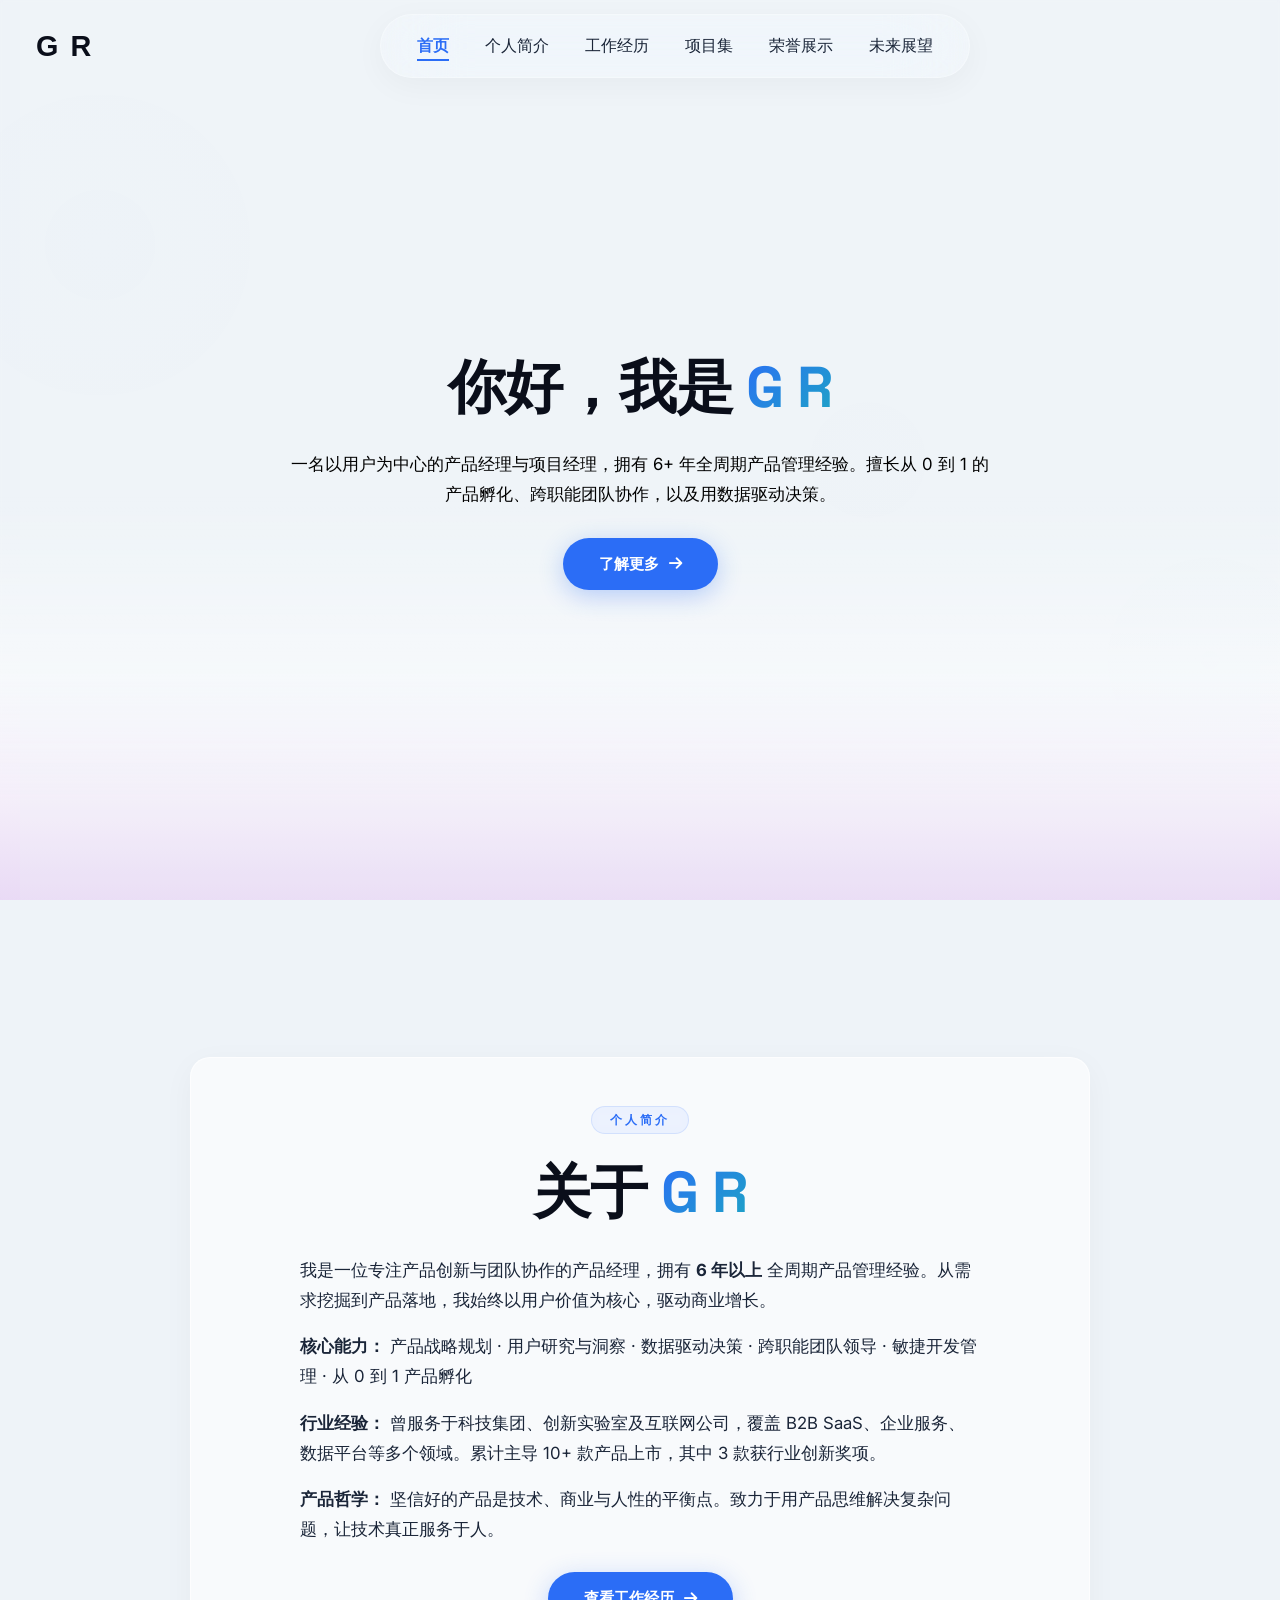
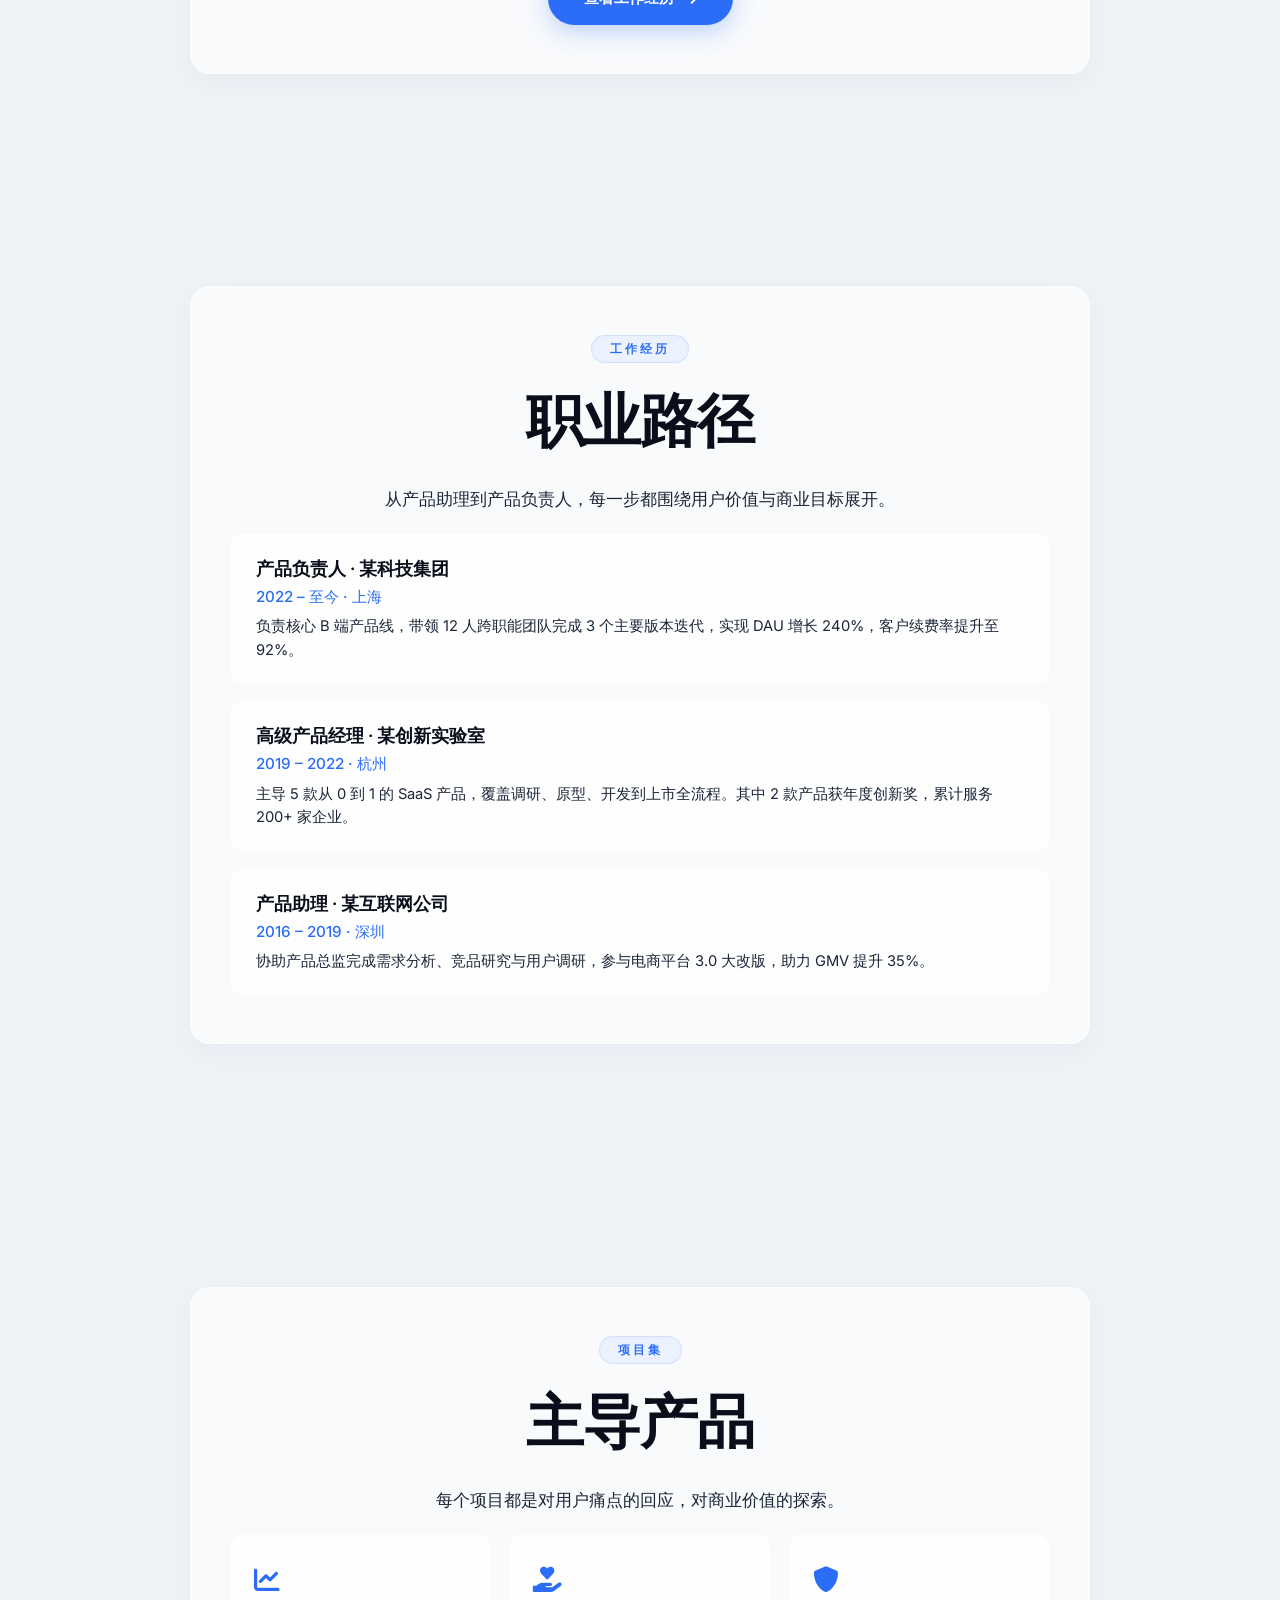
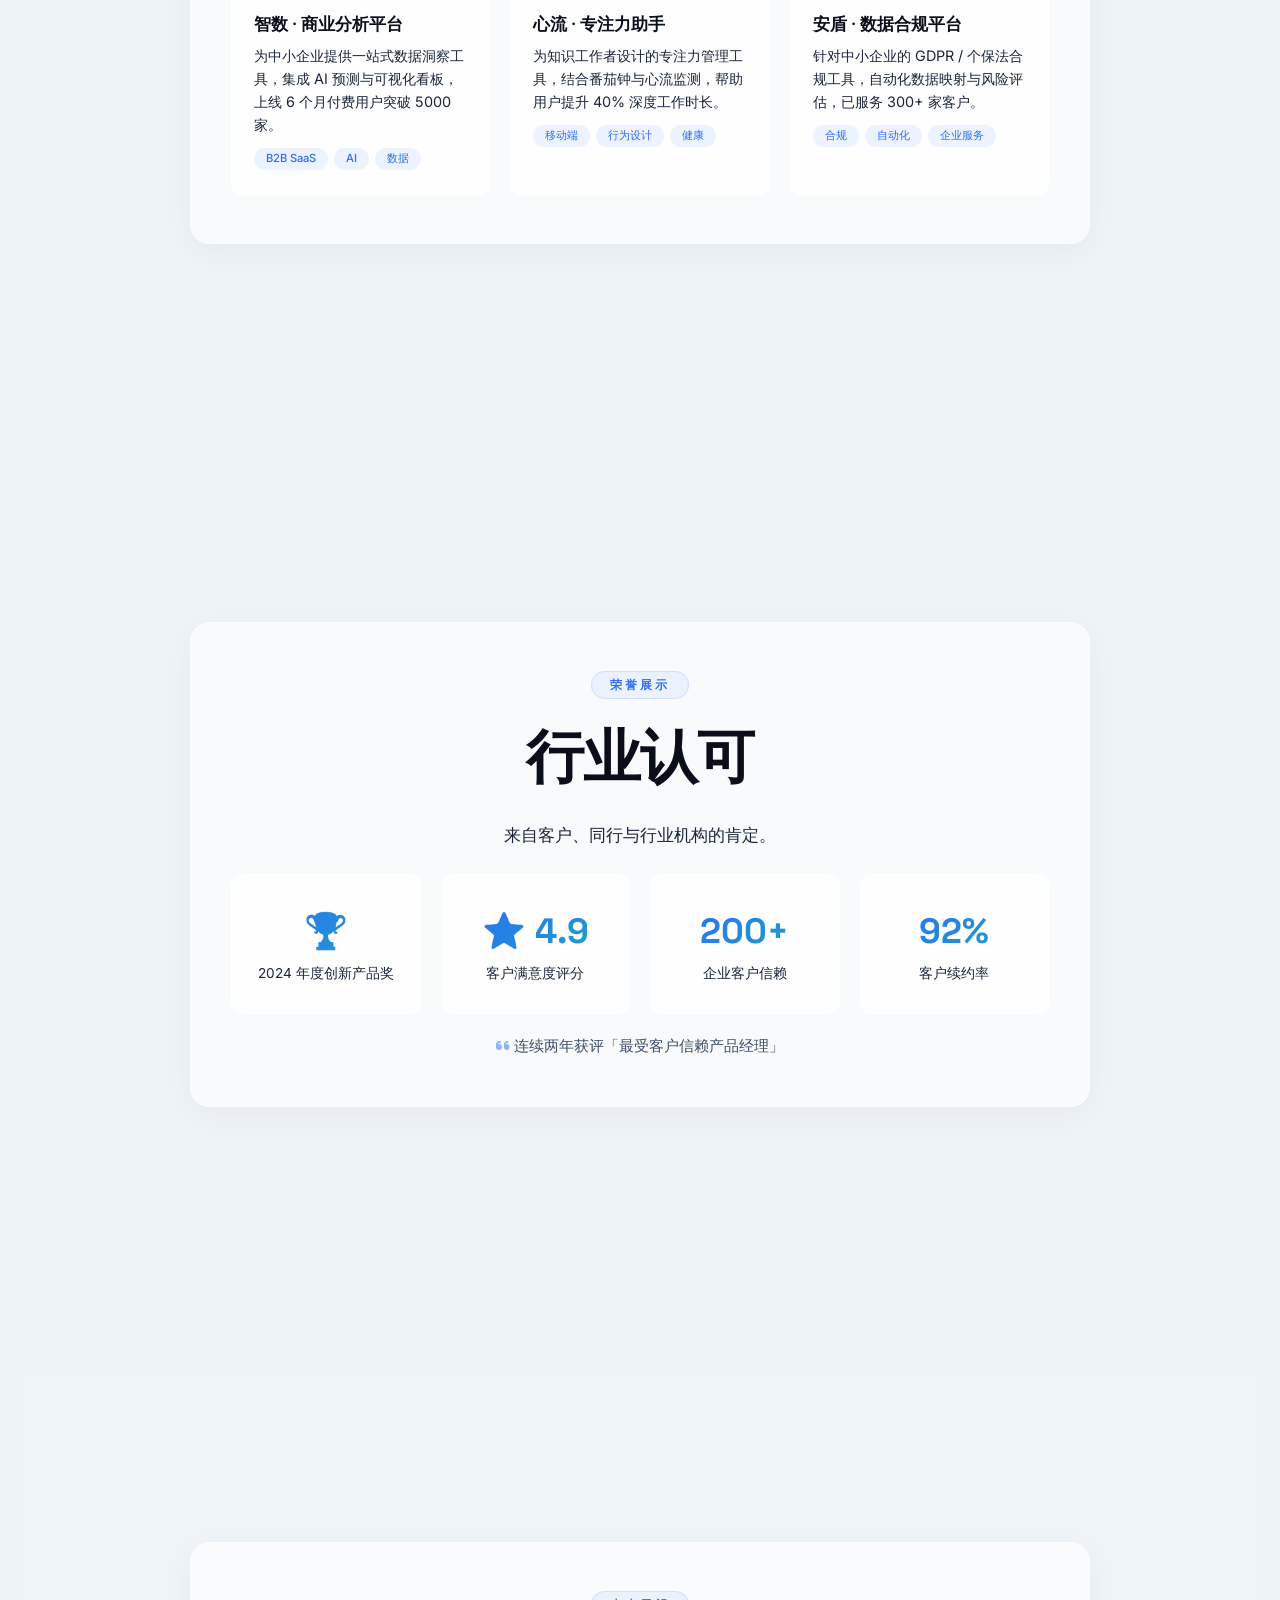
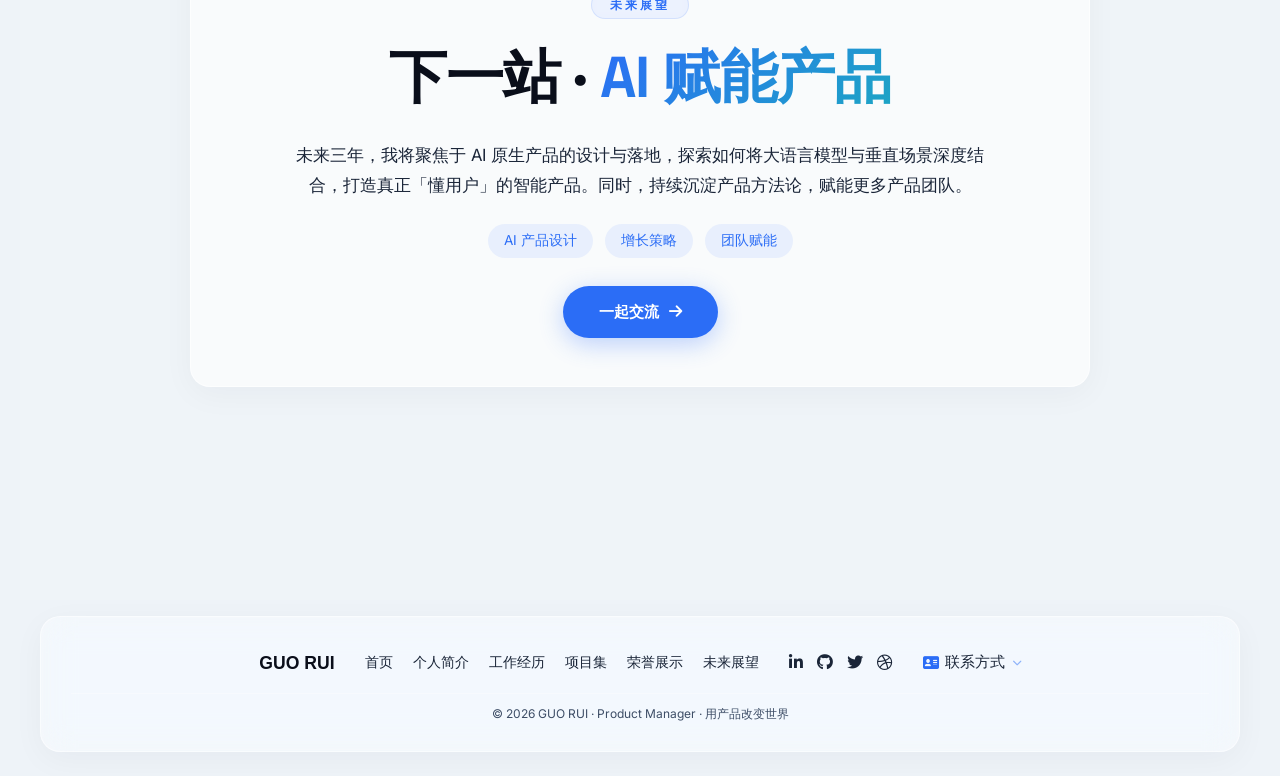
<file: index.html>
<!DOCTYPE html>
<html lang="zh-CN">
<head>
    <meta charset="UTF-8" />
    <meta name="viewport" content="width=device-width, initial-scale=1.0" />
    <title>G R · 产品经理作品集</title>
    <link rel="stylesheet" href="https://cdnjs.cloudflare.com/ajax/libs/font-awesome/6.0.0-beta3/css/all.min.css" />
    <link rel="preconnect" href="https://fonts.googleapis.com" />
    <link rel="preconnect" href="https://fonts.gstatic.com" crossorigin />
    <link href="https://fonts.googleapis.com/css2?family=Inter:opsz,wght@14..32,300;400;500;600;700;800&family=Space+Grotesk:wght@400;500;600;700&display=swap" rel="stylesheet" />
    <style>
        * {
            margin: 0;
            padding: 0;
            box-sizing: border-box;
        }
        :root {
            --bg-body: #eef3f8;
            --text-primary: #0a0e1a;
            --text-secondary: #1a2538;
            --text-muted: #3d4d66;
            --accent-blue: #2b6df6;
            --accent-cyan: #1da5c4;
            --radius: 20px;
            --radius-sm: 12px;
            --transition: 0.4s cubic-bezier(0.25, 0.46, 0.45, 0.94);
            --glass-shadow: 0 8px 32px rgba(0, 20, 40, 0.04);
            --glass-shadow-hover: 0 16px 48px rgba(59, 124, 255, 0.08);
        }
        html {
            scroll-behavior: smooth;
        }
        body {
            font-family: 'Inter', -apple-system, BlinkMacSystemFont, 'Microsoft YaHei', sans-serif;
            background: var(--bg-body);
            color: var(--text-primary);
            line-height: 1.6;
            padding: 0 20px;
            min-height: 100vh;
            overflow-x: hidden;
            position: relative;
            background-image: url('');
            background-size: cover;
            background-position: center;
            background-attachment: fixed;
        }
        body::before {
            content: '';
            position: fixed;
            top: 0;
            left: 0;
            width: 100%;
            height: 100%;
            background: rgba(238, 243, 248, 0.10);
            backdrop-filter: blur(1.5px);
            z-index: 0;
            pointer-events: none;
        }

        /* ===== 底部白紫色渐变 ===== */
        body::after {
            content: '';
            position: fixed;
            bottom: 0;
            left: 0;
            width: 100%;
            height: 45vh;
            background: linear-gradient(to top, #e8d5f5 0%, #f5edfa 25%, rgba(255, 255, 255, 0.60) 55%, rgba(255, 255, 255, 0) 100%);
            pointer-events: none;
            z-index: 0;
            opacity: 0.85;
        }

        .bg-shape {
            position: fixed;
            border-radius: 50%;
            pointer-events: none;
            z-index: 0;
            opacity: 0.08;
            animation: floatShape 20s infinite alternate ease-in-out;
        }
        .bg-shape--1 {
            width: 400px;
            height: 400px;
            top: 5%;
            left: -100px;
            background: radial-gradient(circle, rgba(59, 124, 255, 0.10), transparent 70%);
            animation-duration: 24s;
        }
        .bg-shape--2 {
            width: 300px;
            height: 300px;
            bottom: 10%;
            right: -80px;
            background: radial-gradient(circle, rgba(37, 181, 212, 0.08), transparent 70%);
            animation-duration: 28s;
            animation-delay: -6s;
        }
        .bg-shape--3 {
            width: 200px;
            height: 200px;
            top: 40%;
            left: 60%;
            background: radial-gradient(circle, rgba(124, 108, 240, 0.06), transparent 70%);
            animation-duration: 22s;
            animation-delay: -10s;
        }
        @keyframes floatShape {
            0% {
                transform: translate(0, 0) scale(1) rotate(0deg);
            }
            33% {
                transform: translate(30px, -40px) scale(1.1) rotate(8deg);
            }
            66% {
                transform: translate(-20px, 20px) scale(0.9) rotate(-6deg);
            }
            100% {
                transform: translate(10px, -20px) scale(1.05) rotate(4deg);
            }
        }
        .container {
            max-width: 1200px;
            margin: 0 auto;
            padding: 0 16px;
            position: relative;
            z-index: 2;
        }
        .scroll-animate {
            opacity: 0;
            transform: translateY(36px);
            transition: opacity 0.8s cubic-bezier(0.25, 0.46, 0.45, 0.94), transform 0.8s cubic-bezier(0.25, 0.46, 0.45, 0.94);
            will-change: opacity, transform;
        }
        .scroll-animate.visible {
            opacity: 1;
            transform: translateY(0);
        }
        .scroll-animate.delay-1 {
            transition-delay: 0.1s;
        }
        .scroll-animate.delay-2 {
            transition-delay: 0.2s;
        }
        .scroll-animate.delay-3 {
            transition-delay: 0.3s;
        }
        .scroll-animate.delay-4 {
            transition-delay: 0.4s;
        }

        /* ===== 顶部布局：品牌独立于状态栏外 ===== */
        .top-bar-wrapper {
            position: fixed;
            top: 14px;
            left: 50%;
            transform: translateX(-50%);
            width: calc(100% - 40px);
            max-width: 1200px;
            z-index: 100;
            display: flex;
            align-items: center;
            justify-content: space-between;
            padding: 0 4px;
            gap: 20px;
            pointer-events: none;
        }
        .brand {
            font-family: 'Microsoft YaHei', 'PingFang SC', sans-serif;
            font-size: 1.8rem;
            font-weight: 700;
            color: #0a0e1a;
            letter-spacing: 2px;
            white-space: nowrap;
            flex-shrink: 0;
            text-shadow: 0 1px 6px rgba(255, 255, 255, 0.3);
            pointer-events: auto;
            transition: font-size 0.3s ease;
            margin-left: -8px;
        }
        .navbar {
            display: flex;
            align-items: center;
            justify-content: center;
            padding: 0 36px;
            height: 64px;
            border-radius: 60px;
            background: rgba(255, 255, 255, 0.22);
            backdrop-filter: blur(40px) saturate(200%);
            -webkit-backdrop-filter: blur(40px) saturate(200%);
            border: 1px solid rgba(255, 255, 255, 0.28);
            box-shadow: 0 8px 32px rgba(0, 0, 0, 0.04);
            transition: all 0.5s cubic-bezier(0.25, 0.46, 0.45, 0.94);
            pointer-events: auto;
            flex-shrink: 0;
            margin: 0 auto;
            min-width: 0;
        }
        .navbar.scrolled {
            padding: 0 14px;
            height: 52px;
            background: rgba(255, 255, 255, 0.30);
            backdrop-filter: blur(40px) saturate(200%);
            -webkit-backdrop-filter: blur(40px) saturate(200%);
            border: 1px solid rgba(255, 255, 255, 0.35);
            box-shadow: 0 8px 32px rgba(0, 0, 0, 0.06);
            border-radius: 40px;
            margin-left: auto;
            margin-right: 0;
        }
        .navbar.scrolled .nav-links-container {
            display: none;
        }
        .navbar.scrolled .hamburger {
            display: flex !important;
        }
        .nav-links-container {
            display: flex;
            align-items: center;
            justify-content: center;
        }
        .nav-links {
            display: flex;
            align-items: center;
            gap: 36px;
            list-style: none;
            font-size: 0.98rem;
            font-weight: 500;
            color: var(--text-secondary);
            margin: 0;
            padding: 0;
        }
        .nav-links a {
            transition: color var(--transition);
            position: relative;
            text-decoration: none;
            color: #1a2538;
            padding: 4px 0;
            white-space: nowrap;
            font-weight: 500;
        }
        .nav-links a::after {
            content: '';
            position: absolute;
            bottom: -2px;
            left: 0;
            width: 0;
            height: 2.5px;
            background: var(--accent-blue);
            transition: width var(--transition);
        }
        .nav-links a:hover {
            color: var(--accent-blue);
        }
        .nav-links a:hover::after {
            width: 100%;
        }
        .nav-links a.active {
            color: var(--accent-blue);
            font-weight: 600;
        }
        .nav-links a.active::after {
            width: 100%;
        }
        .hamburger {
            display: none;
            flex-direction: column;
            gap: 5px;
            cursor: pointer;
            padding: 6px 4px;
            background: transparent;
            border: none;
            flex-shrink: 0;
            align-items: center;
            justify-content: center;
            border-radius: 50%;
            transition: background 0.3s ease;
        }
        .hamburger:hover {
            background: rgba(0, 0, 0, 0.04);
        }
        .hamburger span {
            width: 24px;
            height: 2.5px;
            background: var(--text-primary);
            border-radius: 4px;
            transition: var(--transition);
            display: block;
        }
        .navbar.scrolled .hamburger span {
            width: 20px;
            height: 2.5px;
        }
        .nav-right-placeholder {
            width: 0;
            flex-shrink: 0;
        }
        .navbar.scrolled .nav-right-placeholder {
            display: none;
        }

        /* ===== 底部联系方式按钮 ===== */
        .bottom-contact {
            display: flex;
            align-items: center;
            gap: 10px;
            font-size: 0.92rem;
            color: var(--text-secondary);
            cursor: pointer;
            user-select: none;
            transition: color var(--transition);
            padding: 6px 0;
            flex-shrink: 0;
            position: relative;
        }
        .bottom-contact:hover {
            color: var(--accent-blue);
        }
        .bottom-contact .contact-label {
            display: flex;
            align-items: center;
            gap: 6px;
            color: #1a2538;
            font-weight: 500;
        }
        .bottom-contact .contact-label i {
            color: var(--accent-blue);
            font-size: 0.9rem;
        }
        .contact-dropdown {
            position: absolute;
            bottom: calc(100% + 12px);
            right: 0;
            min-width: 210px;
            background: rgba(255, 255, 255, 0.80);
            backdrop-filter: blur(24px) saturate(180%);
            -webkit-backdrop-filter: blur(24px) saturate(180%);
            border: 1px solid rgba(255, 255, 255, 0.60);
            border-radius: var(--radius-sm);
            padding: 16px 22px;
            box-shadow: 0 12px 44px rgba(0, 20, 40, 0.10);
            opacity: 0;
            visibility: hidden;
            transform: translateY(8px) scale(0.96);
            transition: opacity 0.3s ease, transform 0.3s ease, visibility 0.3s ease;
            z-index: 200;
            text-align: left;
        }
        .contact-dropdown.open {
            opacity: 1;
            visibility: visible;
            transform: translateY(0) scale(1);
        }
        .contact-dropdown .contact-item {
            display: flex;
            align-items: center;
            gap: 12px;
            padding: 8px 0;
            font-size: 0.88rem;
            color: var(--text-secondary);
            white-space: nowrap;
            cursor: pointer;
            border-radius: 8px;
            padding: 8px 12px;
            margin: 0 -12px;
            transition: background var(--transition);
        }
        .contact-dropdown .contact-item:hover {
            background: rgba(43, 109, 246, 0.06);
        }
        .contact-dropdown .contact-item i {
            color: var(--accent-blue);
            width: 20px;
            text-align: center;
            font-size: 0.95rem;
            flex-shrink: 0;
        }
        .contact-dropdown .contact-item .copy-text {
            color: var(--text-secondary);
            text-decoration: none;
            flex: 1;
        }
        .contact-dropdown .contact-divider {
            height: 1px;
            background: rgba(0, 0, 0, 0.06);
            margin: 4px 0;
        }
        .toast-copy {
            position: fixed;
            top: 80px;
            left: 50%;
            transform: translateX(-50%) translateY(-20px);
            background: rgba(0, 0, 0, 0.80);
            backdrop-filter: blur(12px);
            -webkit-backdrop-filter: blur(12px);
            color: #fff;
            padding: 10px 28px;
            border-radius: 40px;
            font-size: 0.92rem;
            font-weight: 500;
            letter-spacing: 0.3px;
            box-shadow: 0 8px 32px rgba(0, 0, 0, 0.20);
            z-index: 999;
            opacity: 0;
            visibility: hidden;
            transition: opacity 0.35s ease, transform 0.35s ease, visibility 0.35s ease;
            pointer-events: none;
            white-space: nowrap;
        }
        .toast-copy.show {
            opacity: 1;
            visibility: visible;
            transform: translateX(-50%) translateY(0);
        }
        .toast-copy i {
            margin-right: 8px;
            color: #4cd964;
        }

        /* ===== 全屏页面 ===== */
        .page {
            min-height: 100vh;
            display: flex;
            flex-direction: column;
            justify-content: center;
            align-items: center;
            text-align: center;
            padding: 80px 20px 50px;
            position: relative;
            z-index: 2;
            scroll-margin-top: 80px;
        }
        .page-content {
            max-width: 900px;
            width: 100%;
        }
        .page-card {
            background: rgba(255, 255, 255, 0.60);
            backdrop-filter: blur(16px) saturate(180%);
            -webkit-backdrop-filter: blur(16px) saturate(180%);
            border: 1px solid rgba(255, 255, 255, 0.60);
            border-radius: var(--radius);
            padding: 48px 40px;
            box-shadow: var(--glass-shadow);
            transition: transform var(--transition), box-shadow var(--transition);
        }
        .page-card:hover {
            transform: translateY(-4px);
            box-shadow: var(--glass-shadow-hover);
        }
        .page-card.card-transparent {
            background: transparent !important;
            backdrop-filter: none !important;
            -webkit-backdrop-filter: none !important;
            border: none !important;
            border-radius: 0 !important;
            box-shadow: none !important;
            padding: 48px 20px;
        }
        .page-card.card-transparent:hover {
            transform: none !important;
            box-shadow: none !important;
        }
        .page-card.card-transparent .page-label,
        .page-card.card-transparent p,
        .page-card.card-transparent .btn-group .btn-secondary {
            color: #000000 !important;
        }
        .page-card.card-transparent .page-label {
            color: #1a4bc4 !important;
            background: rgba(26, 75, 196, 0.08);
            border-color: rgba(26, 75, 196, 0.15);
        }
        .page-card.card-transparent h1 {
            color: var(--text-primary);
        }
        .page-card.card-transparent h1 .highlight {
            background: linear-gradient(135deg, var(--accent-blue), var(--accent-cyan));
            -webkit-background-clip: text;
            -webkit-text-fill-color: transparent;
            background-clip: text;
        }
        .page-card.card-transparent .btn-primary {
            color: #fff !important;
        }
        .page-label {
            display: inline-block;
            font-size: 0.72rem;
            text-transform: uppercase;
            letter-spacing: 3px;
            color: var(--accent-blue);
            font-weight: 600;
            margin-bottom: 12px;
            background: rgba(43, 109, 246, 0.08);
            padding: 4px 18px;
            border-radius: 50px;
            backdrop-filter: blur(4px);
            border: 1px solid rgba(43, 109, 246, 0.12);
        }
        .page h1 {
            font-family: 'Space Grotesk', sans-serif;
            font-size: clamp(2.2rem, 4.5vw, 3.6rem);
            font-weight: 700;
            letter-spacing: -0.02em;
            color: var(--text-primary);
            margin-bottom: 16px;
        }
        .page h1 .highlight {
            background: linear-gradient(135deg, var(--accent-blue), var(--accent-cyan));
            -webkit-background-clip: text;
            -webkit-text-fill-color: transparent;
            background-clip: text;
        }
        .page p {
            font-size: 1.05rem;
            color: var(--text-secondary);
            line-height: 1.8;
            max-width: 700px;
            margin: 0 auto;
        }
        .page .sub-text {
            font-size: 0.95rem;
            color: var(--text-muted);
            margin-top: 10px;
        }

        /* ===== 工作经历 ===== */
        .exp-list {
            display: flex;
            flex-direction: column;
            gap: 18px;
            text-align: left;
            margin-top: 8px;
        }
        .exp-item {
            background: rgba(255, 255, 255, 0.50);
            backdrop-filter: blur(8px);
            -webkit-backdrop-filter: blur(8px);
            border: 1px solid rgba(255, 255, 255, 0.55);
            border-radius: var(--radius-sm);
            padding: 20px 24px;
            transition: background var(--transition), transform var(--transition);
        }
        .exp-item:hover {
            background: rgba(255, 255, 255, 0.75);
            transform: translateX(6px);
        }
        .exp-item h3 {
            font-size: 1.1rem;
            font-weight: 600;
            color: var(--text-primary);
        }
        .exp-item .company {
            font-weight: 500;
            color: var(--accent-blue);
            margin: 2px 0 6px;
            font-size: 0.95rem;
        }
        .exp-item p {
            font-size: 0.92rem;
            color: var(--text-secondary);
            line-height: 1.6;
            max-width: 100%;
        }

        /* ===== 项目网格 ===== */
        .projects-grid {
            display: grid;
            grid-template-columns: repeat(auto-fit, minmax(250px, 1fr));
            gap: 20px;
            margin-top: 8px;
            text-align: left;
        }
        .project-card {
            background: rgba(255, 255, 255, 0.50);
            backdrop-filter: blur(8px);
            -webkit-backdrop-filter: blur(8px);
            border: 1px solid rgba(255, 255, 255, 0.55);
            border-radius: var(--radius-sm);
            padding: 24px 22px;
            transition: background var(--transition), transform var(--transition), box-shadow var(--transition);
        }
        .project-card:hover {
            background: rgba(255, 255, 255, 0.75);
            transform: translateY(-4px);
            box-shadow: var(--glass-shadow-hover);
        }
        .project-card .icon {
            font-size: 1.6rem;
            color: var(--accent-blue);
            margin-bottom: 10px;
        }
        .project-card h3 {
            font-size: 1.05rem;
            font-weight: 600;
            color: var(--text-primary);
            margin-bottom: 6px;
        }
        .project-card p {
            font-size: 0.9rem;
            color: var(--text-secondary);
            line-height: 1.6;
            max-width: 100%;
        }
        .project-card .tags {
            display: flex;
            flex-wrap: wrap;
            gap: 6px;
            margin-top: 12px;
        }
        .project-card .tags span {
            background: rgba(43, 109, 246, 0.08);
            padding: 2px 12px;
            border-radius: 50px;
            font-size: 0.7rem;
            color: var(--accent-blue);
            font-weight: 500;
        }

        /* ===== 荣誉网格 ===== */
        .honors-grid {
            display: grid;
            grid-template-columns: repeat(auto-fit, minmax(160px, 1fr));
            gap: 20px;
            margin-top: 8px;
        }
        .honor-item {
            background: rgba(255, 255, 255, 0.50);
            backdrop-filter: blur(8px);
            -webkit-backdrop-filter: blur(8px);
            border: 1px solid rgba(255, 255, 255, 0.55);
            border-radius: var(--radius-sm);
            padding: 28px 16px;
            text-align: center;
            transition: transform var(--transition), background var(--transition);
        }
        .honor-item:hover {
            transform: translateY(-4px);
            background: rgba(255, 255, 255, 0.75);
        }
        .honor-item .number {
            font-family: 'Space Grotesk', monospace;
            font-size: 2.2rem;
            font-weight: 700;
            background: linear-gradient(135deg, var(--accent-blue), var(--accent-cyan));
            -webkit-background-clip: text;
            -webkit-text-fill-color: transparent;
            background-clip: text;
        }
        .honor-item .desc {
            color: var(--text-secondary);
            font-size: 0.85rem;
            margin-top: 4px;
        }

        /* ===== 按钮 ===== */
        .btn-primary {
            display: inline-flex;
            align-items: center;
            gap: 10px;
            background: var(--accent-blue);
            color: #fff;
            padding: 14px 36px;
            border-radius: 60px;
            font-weight: 600;
            font-size: 0.95rem;
            border: none;
            cursor: pointer;
            transition: background var(--transition), transform var(--transition), box-shadow var(--transition);
            text-decoration: none;
            box-shadow: 0 6px 24px rgba(43, 109, 246, 0.30);
            margin-top: 20px;
        }
        .btn-primary:hover {
            background: #1a5ad9;
            transform: translateY(-2px);
            box-shadow: 0 12px 36px rgba(43, 109, 246, 0.40);
        }
        .btn-group {
            display: flex;
            flex-wrap: wrap;
            gap: 14px;
            justify-content: center;
            margin-top: 8px;
        }

        /* ===== 底部状态栏 ===== */
        .footer {
            position: relative;
            z-index: 2;
            border-radius: var(--radius);
            padding: 28px 30px;
            margin: 16px auto 24px;
            max-width: 1200px;
            display: flex;
            flex-direction: column;
            align-items: center;
            justify-content: center;
            gap: 12px;
            background: rgba(255, 255, 255, 0.40);
            backdrop-filter: blur(16px) saturate(180%);
            -webkit-backdrop-filter: blur(16px) saturate(180%);
            border: 1px solid rgba(255, 255, 255, 0.50);
            box-shadow: var(--glass-shadow);
            text-align: center;
        }
        .footer .footer-top-row {
            display: flex;
            flex-wrap: wrap;
            align-items: center;
            justify-content: center;
            gap: 16px 30px;
        }
        .footer .footer-logo {
            font-family: 'Microsoft YaHei', sans-serif;
            font-weight: 700;
            font-size: 1.1rem;
            color: #0a0e1a;
        }
        .footer .footer-links {
            display: flex;
            gap: 20px;
            font-size: 0.85rem;
            color: var(--text-secondary);
            flex-wrap: wrap;
            justify-content: center;
        }
        .footer .footer-links a {
            color: var(--text-secondary);
            text-decoration: none;
            transition: color var(--transition);
        }
        .footer .footer-links a:hover {
            color: var(--accent-blue);
        }
        .footer .footer-socials {
            display: flex;
            gap: 14px;
            font-size: 1rem;
            color: var(--text-secondary);
        }
        .footer .footer-socials a {
            color: var(--text-secondary);
            transition: color var(--transition);
        }
        .footer .footer-socials a:hover {
            color: var(--accent-blue);
        }
        .footer .footer-copy {
            font-size: 0.75rem;
            color: var(--text-muted);
            padding-top: 10px;
            border-top: 1px solid rgba(255, 255, 255, 0.3);
            width: 100%;
            text-align: center;
        }

        /* ===== 移动端导航下拉菜单 ===== */
        .mobile-nav-overlay {
            display: none;
            position: fixed;
            top: 86px;
            right: 20px;
            width: calc(100% - 40px);
            max-width: 340px;
            background: rgba(255, 255, 255, 0.92);
            backdrop-filter: blur(40px) saturate(200%);
            -webkit-backdrop-filter: blur(40px) saturate(200%);
            border-radius: 20px;
            padding: 20px 24px;
            box-shadow: 0 20px 60px rgba(0, 0, 0, 0.12);
            z-index: 99;
            border: 1px solid rgba(255, 255, 255, 0.5);
            opacity: 0;
            visibility: hidden;
            transform: translateY(-10px) scale(0.96);
            transition: opacity 0.35s ease, transform 0.35s ease, visibility 0.35s ease;
        }
        .mobile-nav-overlay.open {
            display: block;
            opacity: 1;
            visibility: visible;
            transform: translateY(0) scale(1);
        }
        .mobile-nav-overlay .mobile-nav-links {
            list-style: none;
            display: flex;
            flex-direction: column;
            gap: 4px;
            text-align: center;
        }
        .mobile-nav-overlay .mobile-nav-links a {
            display: block;
            padding: 10px 14px;
            font-size: 1rem;
            font-weight: 500;
            color: #1a2538;
            text-decoration: none;
            border-radius: 12px;
            transition: background 0.3s ease, color 0.3s ease;
        }
        .mobile-nav-overlay .mobile-nav-links a:hover,
        .mobile-nav-overlay .mobile-nav-links a.active {
            background: rgba(43, 109, 246, 0.06);
            color: var(--accent-blue);
        }

        /* ===== 响应式 ===== */
        @media (max-width: 1024px) {
            .top-bar-wrapper { width: calc(100% - 24px); top: 12px; gap: 16px; }
            .brand { font-size: 1.5rem; margin-left: -4px; }
            .navbar { padding: 0 28px; height: 58px; }
            .nav-links { gap: 28px; font-size: 0.92rem; }
            .navbar.scrolled { height: 48px; padding: 0 12px; }
            .mobile-nav-overlay { top: 78px; right: 12px; max-width: 300px; padding: 16px 20px; }
        }
        @media (max-width: 860px) {
            .top-bar-wrapper { gap: 12px; padding: 0 2px; }
            .brand { font-size: 1.3rem; letter-spacing: 1.5px; margin-left: 0; }
            .navbar { padding: 0 20px; height: 50px; border-radius: 40px; }
            .nav-links { gap: 18px; font-size: 0.85rem; }
            .navbar.scrolled { height: 44px; padding: 0 10px; border-radius: 30px; }
            .mobile-nav-overlay { top: 72px; right: 8px; max-width: 280px; padding: 14px 16px; }
        }
        @media (max-width: 768px) {
            body { padding: 0 12px; }
            .top-bar-wrapper { width: calc(100% - 16px); top: 10px; gap: 10px; padding: 0 2px; }
            .brand { font-size: 1.2rem; letter-spacing: 1px; }
            .navbar { padding: 0 14px; height: 46px; border-radius: 30px; background: rgba(255,255,255,0.25); backdrop-filter: blur(40px) saturate(200%); border: 1px solid rgba(255,255,255,0.30); margin-left: auto; margin-right: 0; }
            .navbar .nav-links-container { display: none; }
            .navbar .hamburger { display: flex !important; }
            .navbar.scrolled { height: 42px; padding: 0 10px; background: rgba(255,255,255,0.30); border-color: rgba(255,255,255,0.35); }
            .navbar .hamburger span { width: 22px; height: 2.5px; }
            .navbar.scrolled .hamburger span { width: 18px; height: 2.5px; }
            .page { padding: 80px 12px 40px; min-height: 100vh; scroll-margin-top: 80px; }
            .page-card { padding: 28px 20px; }
            .page-card.card-transparent { padding: 28px 12px; }
            .page h1 { font-size: 1.8rem; }
            .page p { font-size: 0.95rem; }
            .projects-grid, .honors-grid { grid-template-columns: 1fr; }
            .exp-item { padding: 16px 18px; }
            .footer { padding: 20px 16px; margin: 12px auto 16px; }
            .footer .footer-top-row { flex-direction: column; gap: 10px; }
            .toast-copy { top: 72px; padding: 8px 22px; font-size: 0.85rem; }
            .mobile-nav-overlay { top: 68px; right: 6px; width: calc(100% - 24px); max-width: 300px; padding: 16px 18px; border-radius: 16px; }
            .mobile-nav-overlay .mobile-nav-links a { padding: 8px 12px; font-size: 0.92rem; }
        }
        @media (max-width: 480px) {
            .top-bar-wrapper { top: 8px; gap: 8px; }
            .brand { font-size: 1.05rem; letter-spacing: 0.5px; }
            .navbar { height: 40px; padding: 0 10px; border-radius: 24px; }
            .navbar.scrolled { height: 36px; padding: 0 8px; }
            .navbar .hamburger span { width: 20px; height: 2px; }
            .navbar.scrolled .hamburger span { width: 16px; height: 2px; }
            .page { padding: 70px 8px 30px; scroll-margin-top: 68px; }
            .page h1 { font-size: 1.5rem; }
            .page-card { padding: 18px 14px; }
            .page-card.card-transparent { padding: 18px 8px; }
            .btn-primary { padding: 12px 20px; font-size: 0.82rem; }
            .toast-copy { top: 60px; padding: 6px 16px; font-size: 0.75rem; }
            .footer { padding: 14px 10px; gap: 8px; }
            .footer .footer-top-row { gap: 8px; }
            .footer .footer-links { gap: 10px; font-size: 0.72rem; }
            .footer .footer-socials { gap: 10px; font-size: 0.85rem; }
            .footer .footer-copy { font-size: 0.6rem; }
            .mobile-nav-overlay { top: 58px; right: 4px; width: calc(100% - 16px); max-width: 260px; padding: 12px 14px; border-radius: 14px; }
            .mobile-nav-overlay .mobile-nav-links a { padding: 6px 10px; font-size: 0.85rem; }
        }
    </style>
</head>
<body>

    <div class="bg-shape bg-shape--1"></div>
    <div class="bg-shape bg-shape--2"></div>
    <div class="bg-shape bg-shape--3"></div>

    <!-- ===== 顶部布局 ===== -->
    <div class="top-bar-wrapper">
        <div class="brand">G R</div>
        <nav class="navbar" id="navbar">
            <div class="nav-links-container">
                <ul class="nav-links" id="navLinks">
                    <li><a href="#cover" class="active">首页</a></li>
                    <li><a href="#intro">个人简介</a></li>
                    <li><a href="#experience">工作经历</a></li>
                    <li><a href="#projects">项目集</a></li>
                    <li><a href="#honors">荣誉展示</a></li>
                    <li><a href="#future">未来展望</a></li>
                </ul>
            </div>
            <button class="hamburger" id="hamburgerBtn" aria-label="切换导航">
                <span></span><span></span><span></span>
            </button>
            <div class="nav-right-placeholder"></div>
        </nav>
    </div>

    <!-- ===== 移动端导航下拉菜单 ===== -->
    <div class="mobile-nav-overlay" id="mobileNavOverlay">
        <ul class="mobile-nav-links">
            <li><a href="#cover" class="active">首页</a></li>
            <li><a href="#intro">个人简介</a></li>
            <li><a href="#experience">工作经历</a></li>
            <li><a href="#projects">项目集</a></li>
            <li><a href="#honors">荣誉展示</a></li>
            <li><a href="#future">未来展望</a></li>
        </ul>
    </div>

    <!-- ============================================================
    页面1：封面
    ============================================================ -->
    <section class="page" id="cover">
        <div class="page-content scroll-animate">
            <div class="page-card card-transparent">
                <h1>你好，我是 <span class="highlight">G R</span></h1>
                <p>一名以用户为中心的产品经理与项目经理，拥有 6+ 年全周期产品管理经验。擅长从 0 到 1 的产品孵化、跨职能团队协作，以及用数据驱动决策。</p>
                <div class="btn-group">
                    <a href="#intro" class="btn-primary">了解更多 <i class="fas fa-arrow-right"></i></a>
                </div>
            </div>
        </div>
    </section>

    <!-- ============================================================
    页面2：个人简介
    ============================================================ -->
    <section class="page" id="intro">
        <div class="page-content scroll-animate">
            <div class="page-card">
                <span class="page-label">个人简介</span>
                <h1>关于 <span class="highlight">G R</span></h1>
                <div style="max-width:700px;margin:0 auto;text-align:left;padding:0 10px;">
                    <p style="margin-bottom:16px;font-size:1.05rem;color:var(--text-secondary);line-height:1.8;">
                        我是一位专注产品创新与团队协作的产品经理，拥有 <strong>6 年以上</strong> 全周期产品管理经验。从需求挖掘到产品落地，我始终以用户价值为核心，驱动商业增长。
                    </p>
                    <p style="margin-bottom:16px;font-size:1.05rem;color:var(--text-secondary);line-height:1.8;">
                        <strong>核心能力：</strong> 产品战略规划 · 用户研究与洞察 · 数据驱动决策 · 跨职能团队领导 · 敏捷开发管理 · 从 0 到 1 产品孵化
                    </p>
                    <p style="margin-bottom:16px;font-size:1.05rem;color:var(--text-secondary);line-height:1.8;">
                        <strong>行业经验：</strong> 曾服务于科技集团、创新实验室及互联网公司，覆盖 B2B SaaS、企业服务、数据平台等多个领域。累计主导 10+ 款产品上市，其中 3 款获行业创新奖项。
                    </p>
                    <p style="font-size:1.05rem;color:var(--text-secondary);line-height:1.8;">
                        <strong>产品哲学：</strong> 坚信好的产品是技术、商业与人性的平衡点。致力于用产品思维解决复杂问题，让技术真正服务于人。
                    </p>
                </div>
                <div class="btn-group">
                    <a href="#experience" class="btn-primary">查看工作经历 <i class="fas fa-arrow-right"></i></a>
                </div>
            </div>
        </div>
    </section>

    <!-- ============================================================
    页面3：工作经历
    ============================================================ -->
    <section class="page" id="experience">
        <div class="page-content scroll-animate">
            <div class="page-card" style="text-align:left;">
                <span class="page-label" style="text-align:center;display:table;margin:0 auto 12px;">工作经历</span>
                <h1 style="text-align:center;">职业路径</h1>
                <p style="text-align:center;margin-bottom:20px;">从产品助理到产品负责人，每一步都围绕用户价值与商业目标展开。</p>
                <div class="exp-list">
                    <div class="exp-item">
                        <h3>产品负责人 · 某科技集团</h3>
                        <div class="company">2022 – 至今 · 上海</div>
                        <p>负责核心 B 端产品线，带领 12 人跨职能团队完成 3 个主要版本迭代，实现 DAU 增长 240%，客户续费率提升至 92%。</p>
                    </div>
                    <div class="exp-item">
                        <h3>高级产品经理 · 某创新实验室</h3>
                        <div class="company">2019 – 2022 · 杭州</div>
                        <p>主导 5 款从 0 到 1 的 SaaS 产品，覆盖调研、原型、开发到上市全流程。其中 2 款产品获年度创新奖，累计服务 200+ 家企业。</p>
                    </div>
                    <div class="exp-item">
                        <h3>产品助理 · 某互联网公司</h3>
                        <div class="company">2016 – 2019 · 深圳</div>
                        <p>协助产品总监完成需求分析、竞品研究与用户调研，参与电商平台 3.0 大改版，助力 GMV 提升 35%。</p>
                    </div>
                </div>
            </div>
        </div>
    </section>

    <!-- ============================================================
    页面4：项目集
    ============================================================ -->
    <section class="page" id="projects">
        <div class="page-content scroll-animate">
            <div class="page-card" style="text-align:left;">
                <span class="page-label" style="text-align:center;display:table;margin:0 auto 12px;">项目集</span>
                <h1 style="text-align:center;">主导产品</h1>
                <p style="text-align:center;margin-bottom:20px;">每个项目都是对用户痛点的回应，对商业价值的探索。</p>
                <div class="projects-grid">
                    <div class="project-card">
                        <div class="icon"><i class="fas fa-chart-line"></i></div>
                        <h3>智数 · 商业分析平台</h3>
                        <p>为中小企业提供一站式数据洞察工具，集成 AI 预测与可视化看板，上线 6 个月付费用户突破 5000 家。</p>
                        <div class="tags"><span>B2B SaaS</span><span>AI</span><span>数据</span></div>
                    </div>
                    <div class="project-card">
                        <div class="icon"><i class="fas fa-hand-holding-heart"></i></div>
                        <h3>心流 · 专注力助手</h3>
                        <p>为知识工作者设计的专注力管理工具，结合番茄钟与心流监测，帮助用户提升 40% 深度工作时长。</p>
                        <div class="tags"><span>移动端</span><span>行为设计</span><span>健康</span></div>
                    </div>
                    <div class="project-card">
                        <div class="icon"><i class="fas fa-shield-alt"></i></div>
                        <h3>安盾 · 数据合规平台</h3>
                        <p>针对中小企业的 GDPR / 个保法合规工具，自动化数据映射与风险评估，已服务 300+ 家客户。</p>
                        <div class="tags"><span>合规</span><span>自动化</span><span>企业服务</span></div>
                    </div>
                </div>
            </div>
        </div>
    </section>

    <!-- ============================================================
    页面5：荣誉展示
    ============================================================ -->
    <section class="page" id="honors">
        <div class="page-content scroll-animate">
            <div class="page-card">
                <span class="page-label">荣誉展示</span>
                <h1>行业认可</h1>
                <p style="margin-bottom:24px;">来自客户、同行与行业机构的肯定。</p>
                <div class="honors-grid">
                    <div class="honor-item"><div class="number">🏆</div><div class="desc">2024 年度创新产品奖</div></div>
                    <div class="honor-item"><div class="number">⭐ 4.9</div><div class="desc">客户满意度评分</div></div>
                    <div class="honor-item"><div class="number">200+</div><div class="desc">企业客户信赖</div></div>
                    <div class="honor-item"><div class="number">92%</div><div class="desc">客户续约率</div></div>
                </div>
                <div class="sub-text" style="margin-top:20px;"><i class="fas fa-quote-left" style="color:var(--accent-blue);opacity:0.5;"></i> 连续两年获评「最受客户信赖产品经理」</div>
            </div>
        </div>
    </section>

    <!-- ============================================================
    页面6：未来展望
    ============================================================ -->
    <section class="page" id="future">
        <div class="page-content scroll-animate">
            <div class="page-card">
                <span class="page-label">未来展望</span>
                <h1>下一站 · <span class="highlight">AI 赋能产品</span></h1>
                <p>未来三年，我将聚焦于 AI 原生产品的设计与落地，探索如何将大语言模型与垂直场景深度结合，打造真正「懂用户」的智能产品。同时，持续沉淀产品方法论，赋能更多产品团队。</p>
                <div style="margin-top:24px;display:flex;flex-wrap:wrap;gap:12px;justify-content:center;">
                    <span style="background:rgba(43,109,246,0.08);padding:6px 16px;border-radius:50px;font-size:0.85rem;color:var(--accent-blue);">AI 产品设计</span>
                    <span style="background:rgba(43,109,246,0.08);padding:6px 16px;border-radius:50px;font-size:0.85rem;color:var(--accent-blue);">增长策略</span>
                    <span style="background:rgba(43,109,246,0.08);padding:6px 16px;border-radius:50px;font-size:0.85rem;color:var(--accent-blue);">团队赋能</span>
                </div>
                <div class="btn-group"><a href="#contact" class="btn-primary">一起交流 <i class="fas fa-arrow-right"></i></a></div>
            </div>
        </div>
    </section>

    <!-- ===== 底部状态栏 ===== -->
    <footer class="container footer" id="contact">
        <div class="footer-top-row">
            <div class="footer-logo">GUO RUI</div>
            <div class="footer-links">
                <a href="#cover">首页</a>
                <a href="#intro">个人简介</a>
                <a href="#experience">工作经历</a>
                <a href="#projects">项目集</a>
                <a href="#honors">荣誉展示</a>
                <a href="#future">未来展望</a>
            </div>
            <div class="footer-socials">
                <a href="#" aria-label="LinkedIn"><i class="fab fa-linkedin-in"></i></a>
                <a href="#" aria-label="GitHub"><i class="fab fa-github"></i></a>
                <a href="#" aria-label="Twitter"><i class="fab fa-twitter"></i></a>
                <a href="#" aria-label="Dribbble"><i class="fab fa-dribbble"></i></a>
            </div>
            <div class="bottom-contact" id="contactToggle">
                <div class="contact-label">
                    <i class="fas fa-address-card"></i> 联系方式
                    <i class="fas fa-chevron-down" style="font-size:0.6rem;opacity:0.5;margin-left:2px;"></i>
                </div>
                <div class="contact-dropdown" id="contactDropdown">
                    <div class="contact-item" data-copy="G.R@exchange.com">
                        <i class="fas fa-envelope"></i><span class="copy-text">G.R@exchange.com</span>
                    </div>
                    <div class="contact-divider"></div>
                    <div class="contact-item" data-copy="+86 138 0000 8888">
                        <i class="fas fa-phone-alt"></i><span class="copy-text">+86 138 0000 8888</span>
                    </div>
                </div>
            </div>
        </div>
        <div class="footer-copy">&copy; 2026 GUO RUI · Product Manager · 用产品改变世界</div>
    </footer>

    <div class="toast-copy" id="toastCopy"><i class="fas fa-check-circle"></i> 已复制</div>

    <script>
        document.addEventListener('DOMContentLoaded', function() {

            // ============================================================
            // ★★★ 每页独立背景图配置 ★★★
            // 请将下方各页面的 bg 字段替换为您的图片 URL
            // ============================================================
            const pageBgConfig = {
                // 页面1：封面背景图
                cover: {
                    bg: 'https://p26-dreamina-sign.byteimg.com/tos-cn-i-tb4s082cfz/54f2677299e9415594cb0f45a87f3176~tplv-tb4s082cfz-aigc_resize:1080:1080.webp?lk3s=7c3bb0db&x-expires=1787184000&x-signature=mqW%2FeW5p9n1Yd2A2tRIfUGu%2F4XI%3D&format=.webp',
                    opacity: 0.15
                },
                // 页面2：个人简介背景图
                intro: {
                    bg: '', // 请在此填入个人简介页的背景图 URL
                    opacity: 0.15
                },
                // 页面3：工作经历背景图
                experience: {
                    bg: '', // 请在此填入工作经历页的背景图 URL
                    opacity: 0.15
                },
                // 页面4：项目集背景图
                projects: {
                    bg: '', // 请在此填入项目集页的背景图 URL
                    opacity: 0.15
                },
                // 页面5：荣誉展示背景图
                honors: {
                    bg: '', // 请在此填入荣誉展示页的背景图 URL
                    opacity: 0.15
                },
                // 页面6：未来展望背景图
                future: {
                    bg: 'https://p26-dreamina-sign.byteimg.com/tos-cn-i-tb4s082cfz/54f2677299e9415594cb0f45a87f3176~tplv-tb4s082cfz-aigc_resize:1080:1080.webp?lk3s=7c3bb0db&x-expires=1787184000&x-signature=mqW%2FeW5p9n1Yd2A2tRIfUGu%2F4XI%3D&format=.webp', // 请在此填入未来展望页的背景图 URL
                    opacity: 0.15
                }
            };

            // ============================================================
            // 应用每页背景图
            // ============================================================
            const pageIds = ['cover', 'intro', 'experience', 'projects', 'honors', 'future'];
            pageIds.forEach(id => {
                const section = document.getElementById(id);
                if (!section) return;
                const config = pageBgConfig[id];
                if (config && config.bg) {
                    section.style.backgroundImage = `url('${config.bg}')`;
                    section.style.backgroundSize = 'cover';
                    section.style.backgroundPosition = 'center';
                    section.style.backgroundAttachment = 'fixed';
                    const overlay = document.createElement('div');
                    overlay.style.cssText = `
                                position: absolute;
                                top: 0;
                                left: 0;
                                width: 100%;
                                height: 100%;
                                background: rgba(238, 243, 248, ${config.opacity || 0.15});
                                z-index: -1;
                                pointer-events: none;
                            `;
                    section.style.position = 'relative';
                    section.insertBefore(overlay, section.firstChild);
                }
            });

            // ============================================================
            // 滚动触发动画
            // ============================================================
            const animatedElements = document.querySelectorAll('.scroll-animate');
            const observer = new IntersectionObserver((entries) => {
                entries.forEach(entry => {
                    if (entry.isIntersecting) {
                        entry.target.classList.add('visible');
                    }
                });
            }, { threshold: 0.15, rootMargin: '0px 0px -40px 0px' });
            animatedElements.forEach(el => observer.observe(el));

            // ============================================================
            // 状态栏滚动收缩效果
            // ============================================================
            const navbar = document.getElementById('navbar');
            window.addEventListener('scroll', () => {
                if (window.scrollY > 30) {
                    navbar.classList.add('scrolled');
                } else {
                    navbar.classList.remove('scrolled');
                }
            });

            // ============================================================
            // 汉堡菜单 + 移动端下拉
            // ============================================================
            const hamburgerBtn = document.getElementById('hamburgerBtn');
            const mobileOverlay = document.getElementById('mobileNavOverlay');
            const mobileLinks = mobileOverlay.querySelectorAll('a');

            hamburgerBtn.addEventListener('click', function(e) {
                e.stopPropagation();
                mobileOverlay.classList.toggle('open');
            });

            mobileLinks.forEach(link => {
                link.addEventListener('click', () => {
                    mobileOverlay.classList.remove('open');
                });
            });

            document.addEventListener('click', function(e) {
                const wrapper = document.querySelector('.top-bar-wrapper');
                if (!wrapper.contains(e.target) && !mobileOverlay.contains(e.target)) {
                    mobileOverlay.classList.remove('open');
                }
            });

            // ============================================================
            // 联系方式下拉（底部）
            // ============================================================
            const contactToggle = document.getElementById('contactToggle');
            const contactDropdown = document.getElementById('contactDropdown');

            contactToggle.addEventListener('click', function(e) {
                e.stopPropagation();
                contactDropdown.classList.toggle('open');
            });
            document.addEventListener('click', function(e) {
                if (!contactToggle.contains(e.target)) {
                    contactDropdown.classList.remove('open');
                }
            });

            // ============================================================
            // 复制功能
            // ============================================================
            const toast = document.getElementById('toastCopy');
            let toastTimer = null;

            function showToast() {
                if (toastTimer) { clearTimeout(toastTimer);
                    toastTimer = null; }
                toast.classList.add('show');
                toastTimer = setTimeout(() => {
                    toast.classList.remove('show');
                    toastTimer = null;
                }, 2000);
            }
            document.querySelectorAll('.contact-item').forEach(item => {
                item.addEventListener('click', function(e) {
                    e.stopPropagation();
                    const text = this.getAttribute('data-copy');
                    if (!text) return;
                    if (navigator.clipboard && navigator.clipboard.writeText) {
                        navigator.clipboard.writeText(text).then(() => showToast()).catch(() => {
                            fallbackCopy(text);
                        });
                    } else {
                        fallbackCopy(text);
                    }
                });
            });

            function fallbackCopy(text) {
                const ta = document.createElement('textarea');
                ta.value = text;
                ta.style.position = 'fixed';
                ta.style.left = '-9999px';
                ta.style.top = '-9999px';
                document.body.appendChild(ta);
                ta.select();
                try { if (document.execCommand('copy')) showToast(); } catch (e) {}
                document.body.removeChild(ta);
            }

            // ============================================================
            // 锚点跳转 + 高亮（桌面 + 移动）
            // ============================================================
            const sections = document.querySelectorAll('.page');
            const desktopNavLinks = document.querySelectorAll('.nav-links a');
            const mobileNavLinks = document.querySelectorAll('.mobile-nav-links a');

            function updateActiveNav() {
                let current = '';
                const scrollY = window.scrollY + 100;
                sections.forEach(section => {
                    const top = section.offsetTop,
                        height = section.offsetHeight;
                    if (scrollY >= top && scrollY < top + height) {
                        current = section.getAttribute('id');
                    }
                });

                desktopNavLinks.forEach(anchor => {
                    anchor.classList.remove('active');
                    if (anchor.getAttribute('href') === '#' + current) {
                        anchor.classList.add('active');
                    }
                });

                mobileNavLinks.forEach(anchor => {
                    anchor.classList.remove('active');
                    if (anchor.getAttribute('href') === '#' + current) {
                        anchor.classList.add('active');
                    }
                });
            }

            window.addEventListener('scroll', updateActiveNav);
            window.addEventListener('load', updateActiveNav);

            document.querySelectorAll('a[href^="#"]').forEach(anchor => {
                anchor.addEventListener('click', function(e) {
                    const targetId = this.getAttribute('href');
                    if (targetId === '#') return;
                    const target = document.querySelector(targetId);
                    if (target) {
                        e.preventDefault();
                        const navbarHeight = document.querySelector('.navbar').offsetHeight + 16;
                        const offset = Math.max(navbarHeight + 20, 72);
                        window.scrollTo({ top: target.offsetTop - offset, behavior: 'smooth' });
                        mobileOverlay.classList.remove('open');
                    }
                });
            });

        });
    </script>

</body>
</html>
</file>
